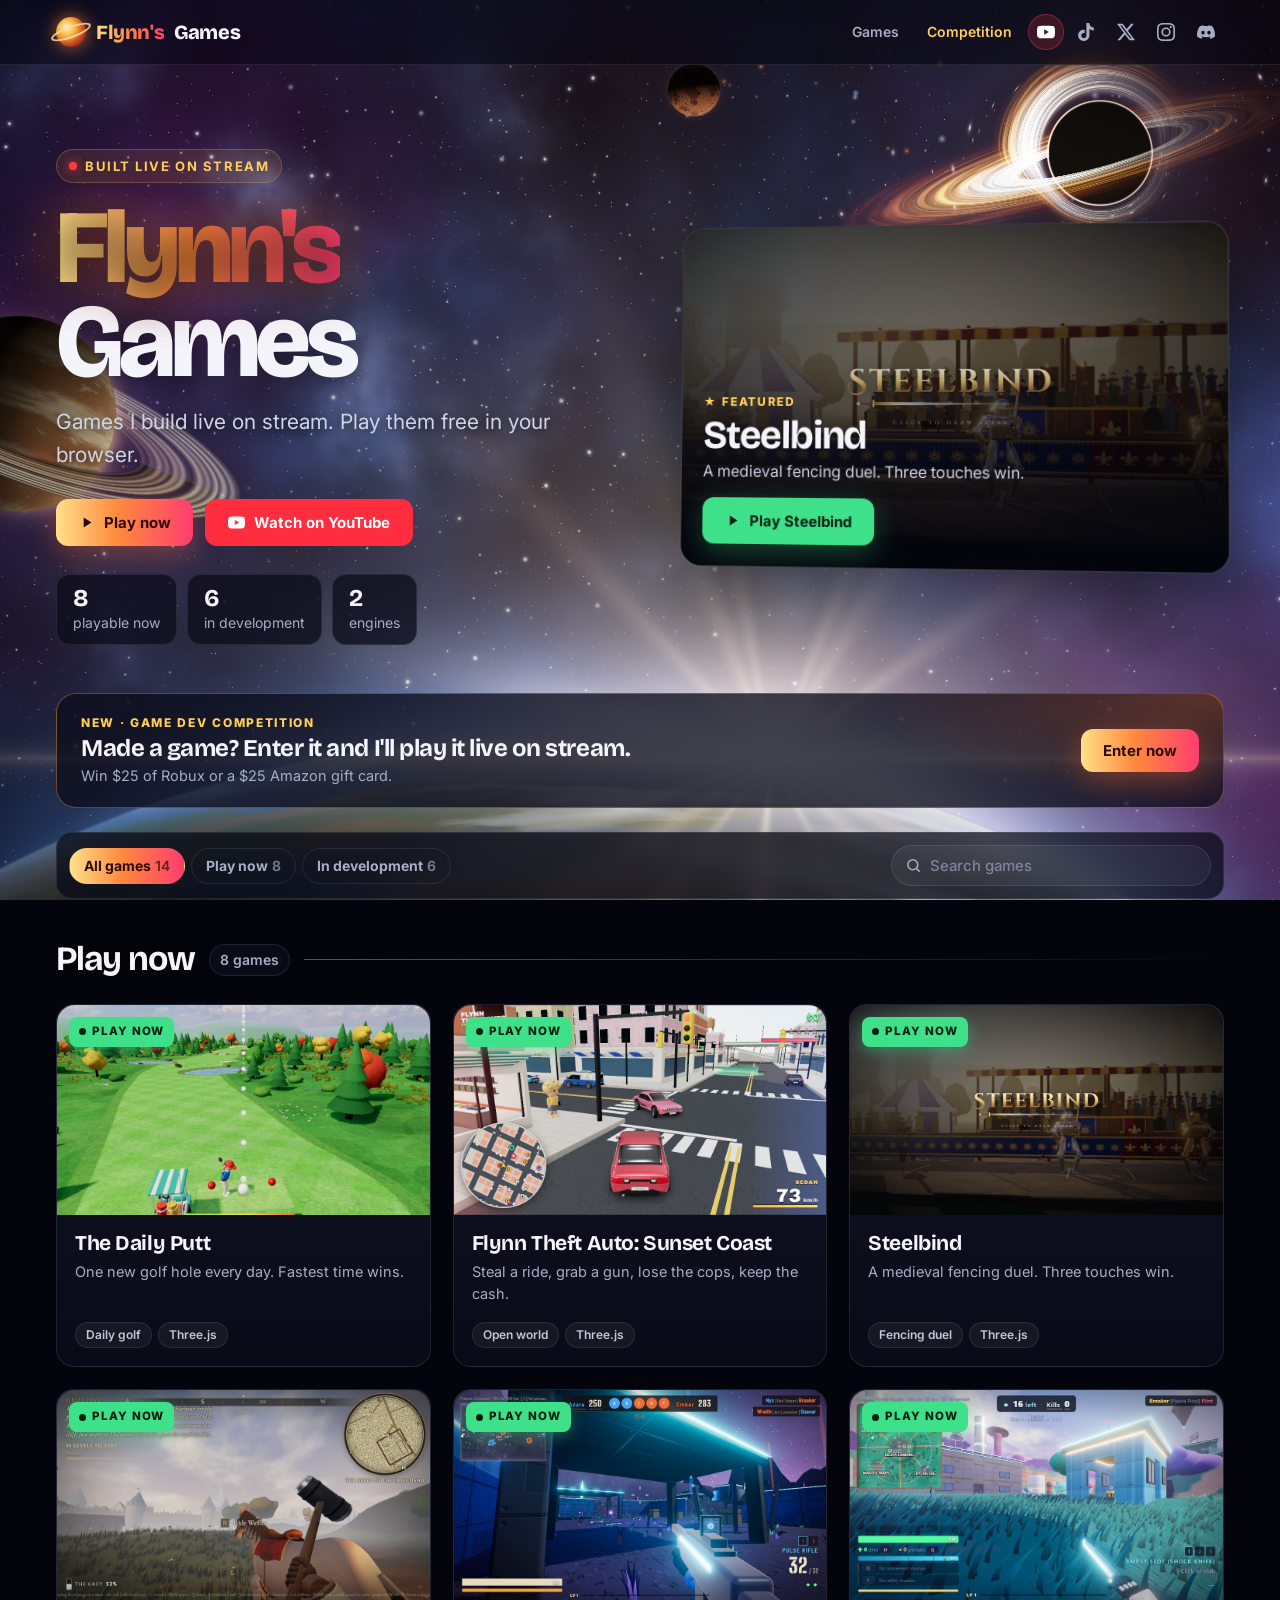
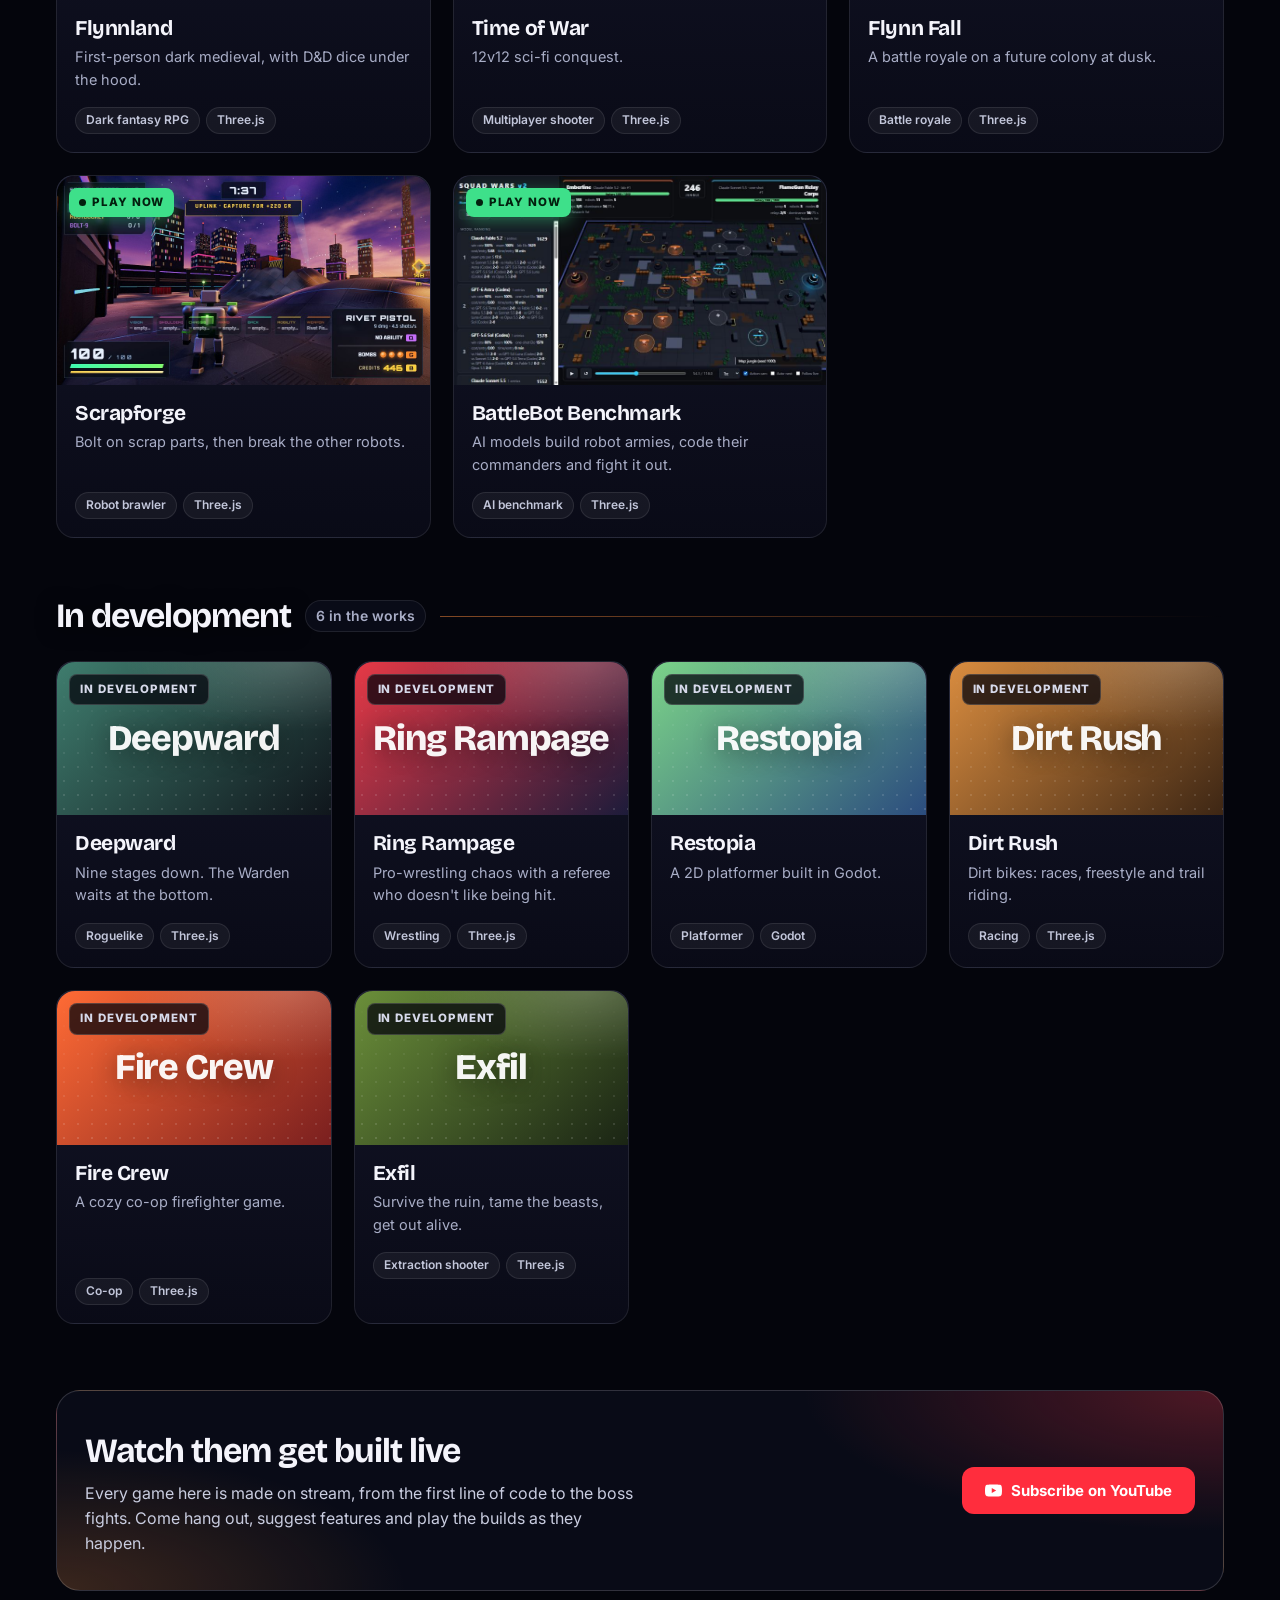
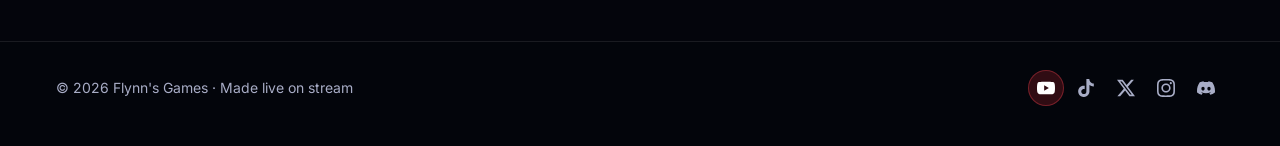
<file: index.html>
<!doctype html>
<html lang="en">
<head>
  <meta charset="utf-8">
  <meta name="viewport" content="width=device-width, initial-scale=1">
  <title>Flynn's Games</title>
  <meta name="description" content="Games Flynn builds live on stream. Play them free in your browser.">
  <meta name="theme-color" content="#04050c">
  <meta property="og:title" content="Flynn's Games">
  <meta property="og:description" content="Games I build live on stream. Play them free in your browser.">
  <meta property="og:image" content="https://financeflynn5-wq.github.io/img/steelbind.jpg">
  <link rel="icon" href="data:image/svg+xml,<svg xmlns='http://www.w3.org/2000/svg' viewBox='0 0 32 32'><defs><radialGradient id='g' cx='.35' cy='.35'><stop offset='0' stop-color='%23fff3c4'/><stop offset='.4' stop-color='%23ffb03a'/><stop offset='1' stop-color='%23ff3d2e'/></radialGradient></defs><circle cx='16' cy='16' r='12' fill='url(%23g)'/></svg>">
  <link rel="preconnect" href="https://fonts.googleapis.com">
  <link rel="preconnect" href="https://fonts.gstatic.com" crossorigin>
  <link href="https://fonts.googleapis.com/css2?family=Bricolage+Grotesque:opsz,wght@12..96,700;12..96,800&family=Inter:wght@400;500;600;700;800&display=swap" rel="stylesheet">
  <link rel="stylesheet" href="css/style.css?v=12">
</head>
<body data-page="home">
  <header class="topbar" id="topbar"></header>

  <section class="hero">
    <div class="wrap">
      <div class="reveal">
        <span class="eyebrow"><span class="dot"></span> Built live on stream</span>
        <h1><span class="glow">Flynn's</span><br>Games</h1>
        <p class="lead" id="site-tagline"></p>
        <div class="btn-row" id="hero-links">
          <a class="btn fire" href="#games">
            <svg viewBox="0 0 24 24" fill="currentColor" aria-hidden="true"><path d="M8 5v14l11-7z"/></svg>
            Play now
          </a>
        </div>
        <div class="stats" id="stats"></div>
      </div>
      <div class="reveal" id="featured"></div>
    </div>
  </section>

  <main class="wrap" id="games">
    <div class="toolbar" role="search">
      <div class="chips" id="chips"></div>
      <input class="search" id="search" type="search" placeholder="Search games" aria-label="Search games">
    </div>

    <section class="section" id="play">
      <div class="section-head"><h2>Play now</h2><span class="count" id="play-count"></span></div>
      <div class="grid" id="play-grid"></div>
    </section>

    <section class="section" id="dev">
      <div class="section-head"><h2>In development</h2><span class="count" id="dev-count"></span></div>
      <div class="grid small" id="dev-grid"></div>
    </section>

    <p class="empty" id="no-results" hidden>No games match that search.</p>

    <div id="live-band"></div>
  </main>

  <footer id="footer"></footer>

  <script src="js/space.js?v=12"></script>
  <script src="js/fire.js?v=12"></script>
  <script src="js/games.js?v=12"></script>
  <script src="js/main.js?v=12"></script>
</body>
</html>
</file>
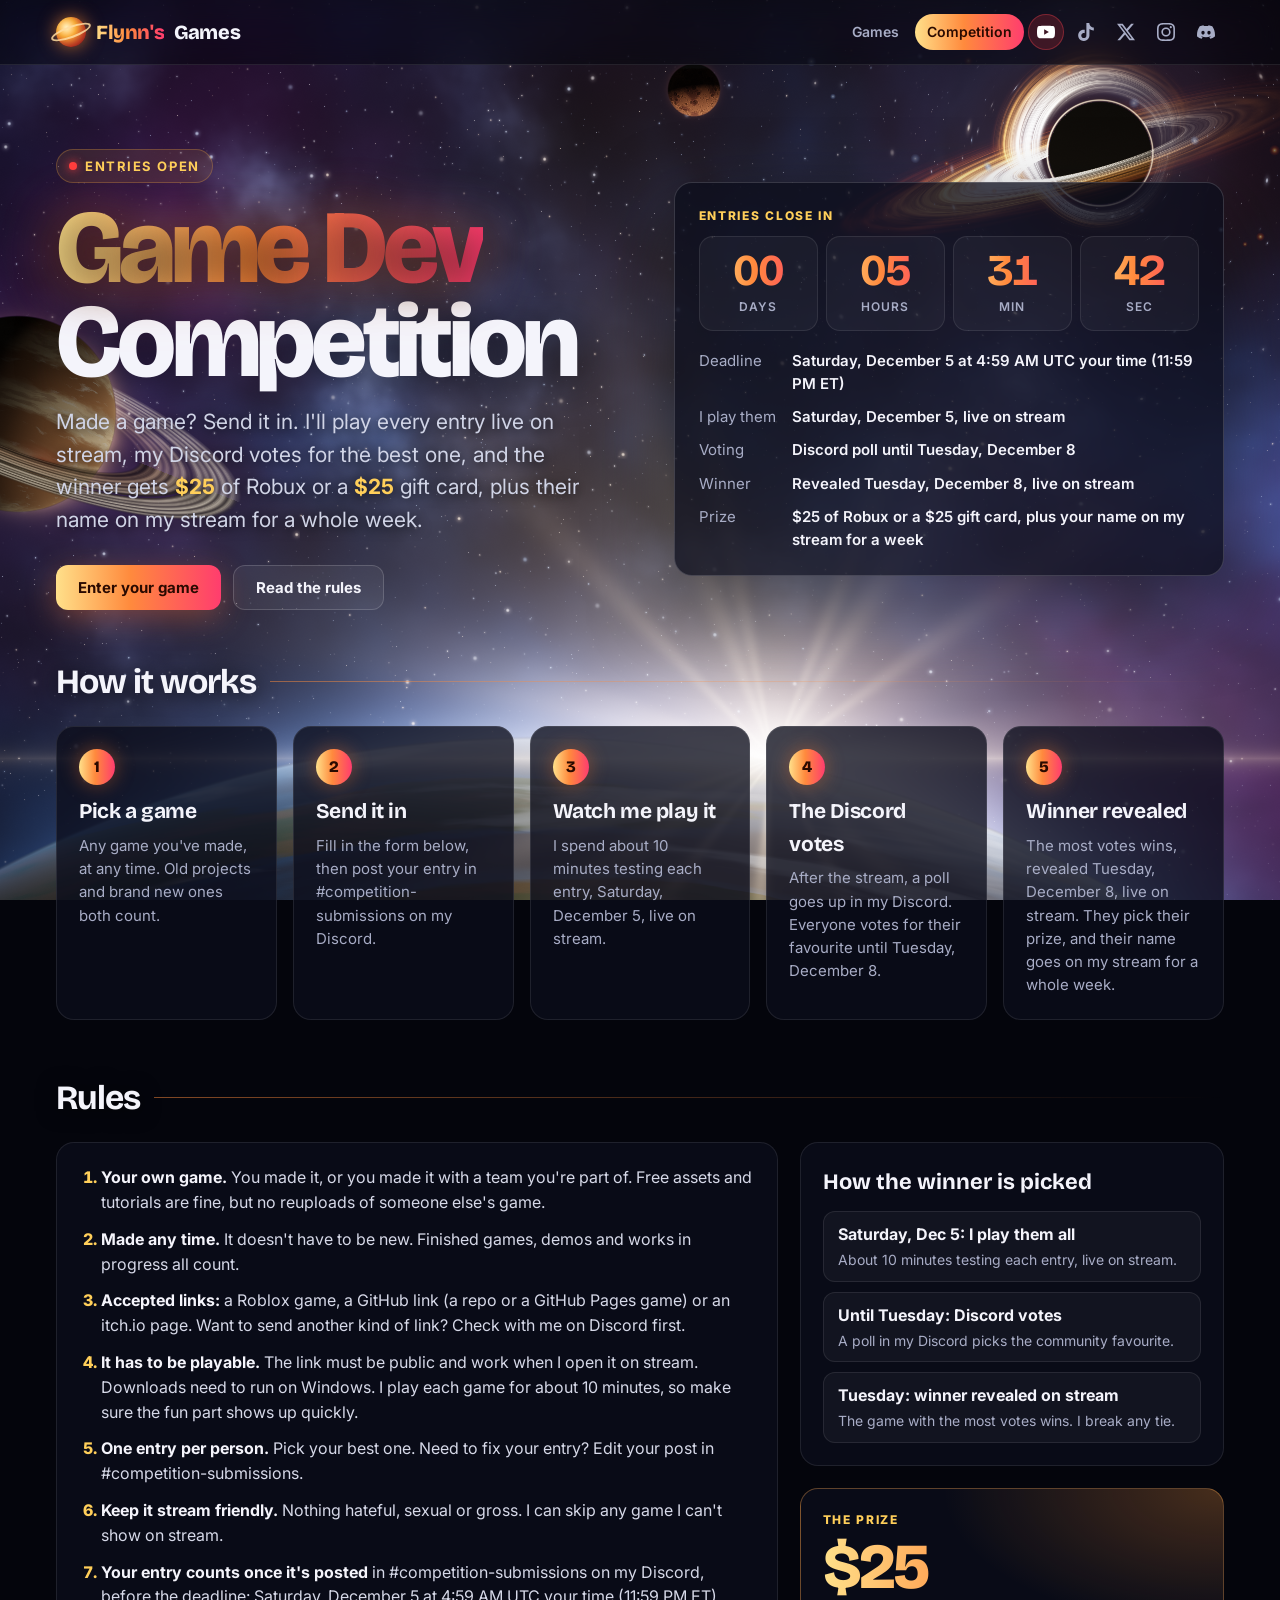
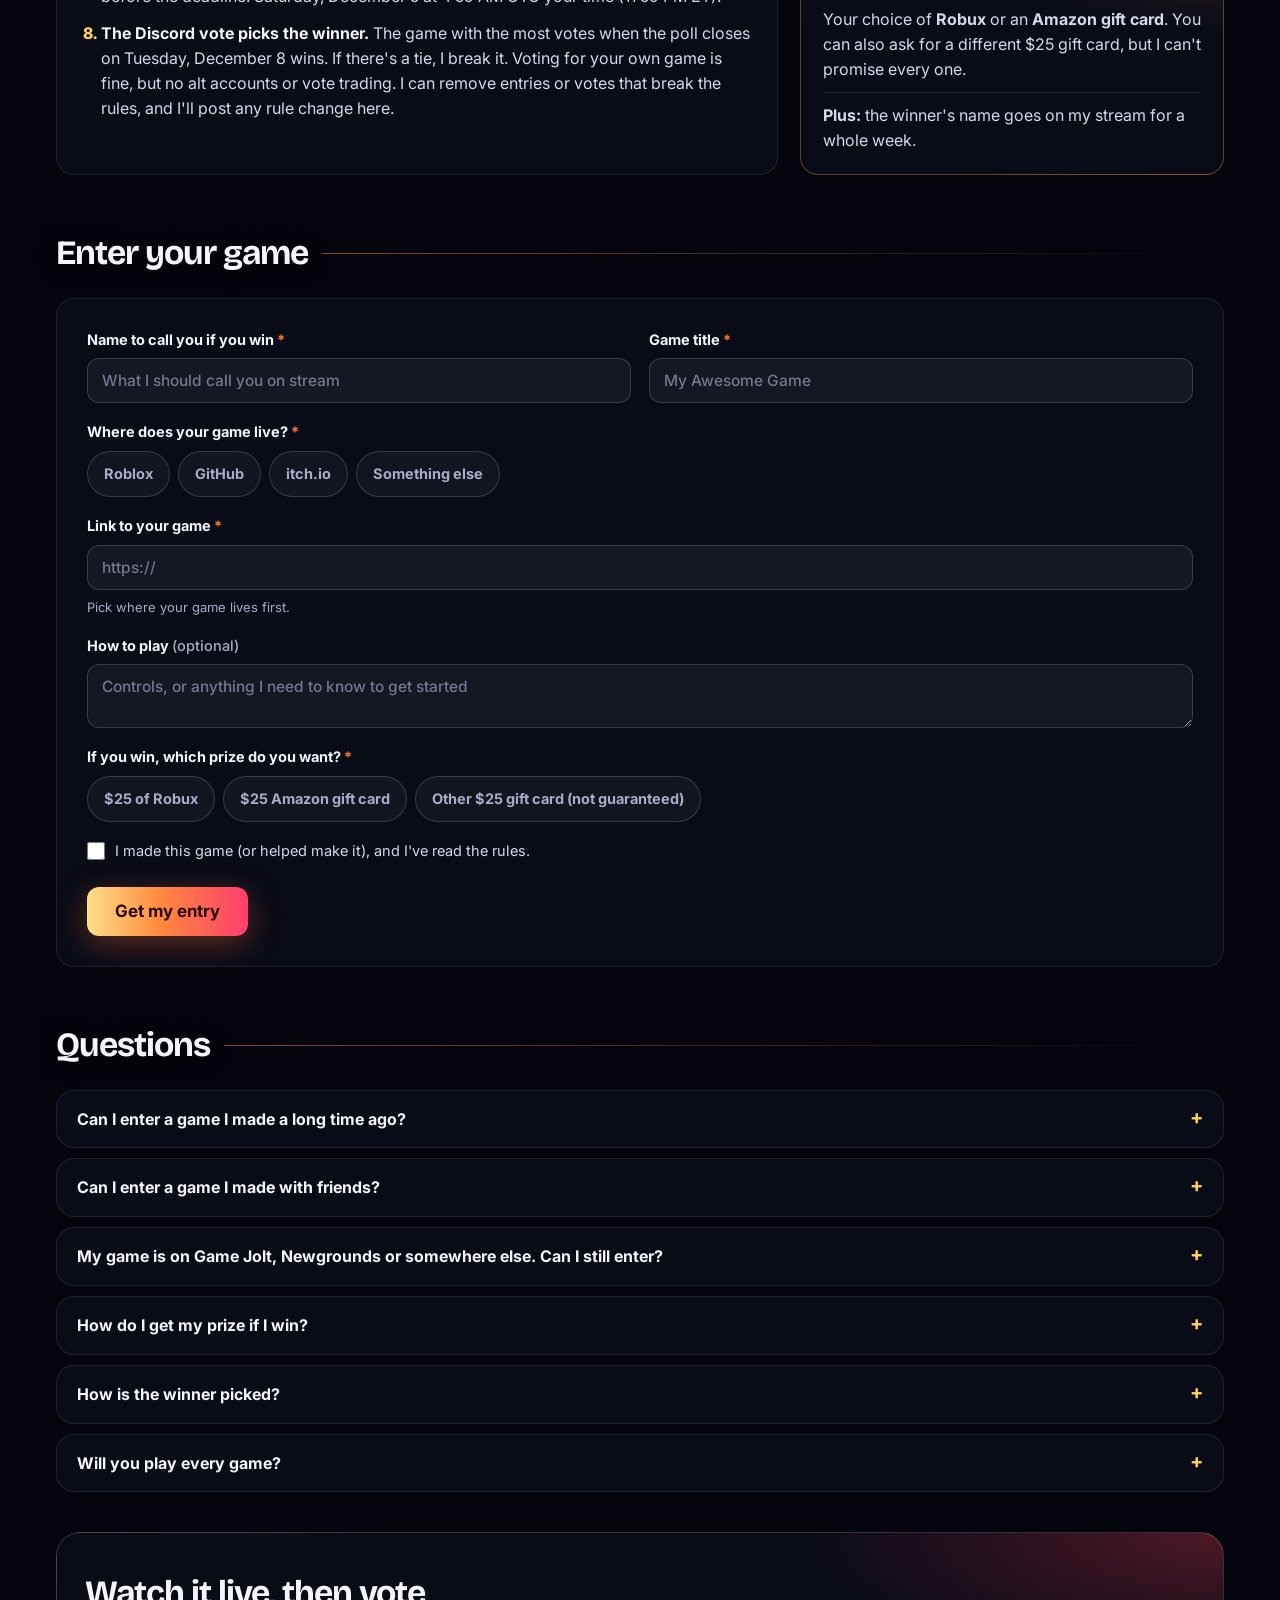
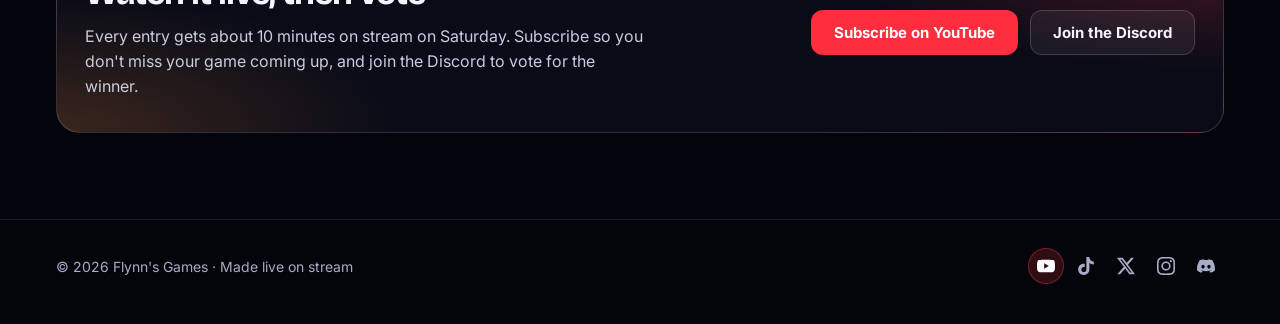
<file: competition.html>
<!doctype html>
<html lang="en">
<head>
  <meta charset="utf-8">
  <meta name="viewport" content="width=device-width, initial-scale=1">
  <title>Game Dev Competition · Flynn's Games</title>
  <meta name="description" content="Submit a game you made. Flynn plays every entry live on stream, and the winner gets $25 of Robux or a $25 Amazon gift card.">
  <meta name="theme-color" content="#04050c">
  <meta property="og:title" content="Flynn's Game Dev Competition">
  <meta property="og:description" content="Submit a game you made. Flynn plays every entry live on stream, and the winner gets $25 of Robux or a $25 Amazon gift card.">
  <meta property="og:image" content="https://financeflynn5-wq.github.io/img/steelbind.jpg">
  <link rel="icon" href="data:image/svg+xml,<svg xmlns='http://www.w3.org/2000/svg' viewBox='0 0 32 32'><defs><radialGradient id='g' cx='.35' cy='.35'><stop offset='0' stop-color='%23fff3c4'/><stop offset='.4' stop-color='%23ffb03a'/><stop offset='1' stop-color='%23ff3d2e'/></radialGradient></defs><circle cx='16' cy='16' r='12' fill='url(%23g)'/></svg>">
  <link rel="preconnect" href="https://fonts.googleapis.com">
  <link rel="preconnect" href="https://fonts.gstatic.com" crossorigin>
  <link href="https://fonts.googleapis.com/css2?family=Bricolage+Grotesque:opsz,wght@12..96,700;12..96,800&family=Inter:wght@400;500;600;700;800&display=swap" rel="stylesheet">
  <link rel="stylesheet" href="css/style.css?v=14">
</head>
<body data-page="competition">
  <header class="topbar" id="topbar"></header>

  <section class="hero comp-hero">
    <div class="wrap">
      <div class="reveal">
        <span class="eyebrow"><span class="dot"></span> Entries open</span>
        <h1><span class="glow">Game Dev</span><br>Competition</h1>
        <p class="lead">Made a game? Send it in. I'll play every entry live on stream, my Discord votes for the best one, and the winner gets <b data-c="prizeValue">$25</b> of Robux or a <b data-c="prizeValue">$25</b> gift card, plus their name on my stream for a whole week.</p>
        <div class="btn-row">
          <a class="btn fire" href="#enter">Enter your game</a>
          <a class="btn" href="#rules">Read the rules</a>
        </div>
      </div>
      <div class="reveal">
        <div class="panel comp-dates">
          <div class="label">Entries close in</div>
          <div class="countdown" id="countdown" aria-live="off"></div>
          <dl>
            <dt>Deadline</dt><dd data-c="deadlineLabel"></dd>
            <dt>I play them</dt><dd data-c="reviewLabel"></dd>
            <dt>Voting</dt><dd>Discord poll until Tuesday, December 8</dd>
            <dt>Winner</dt><dd>Revealed <span data-c="winnerLabel"></span></dd>
            <dt>Prize</dt><dd><span data-c="prizeValue">$25</span> of Robux or a <span data-c="prizeValue">$25</span> gift card, plus your name on my stream for a week</dd>
          </dl>
        </div>
      </div>
    </div>
  </section>

  <main class="wrap">
    <section class="section">
      <div class="section-head"><h2>How it works</h2></div>
      <ol class="steps">
        <li class="panel reveal"><span class="step-n">1</span><h3>Pick a game</h3><p>Any game you've made, at any time. Old projects and brand new ones both count.</p></li>
        <li class="panel reveal"><span class="step-n">2</span><h3>Send it in</h3><p>Fill in the form below, then post your entry in <span data-c="channel">#competition-submissions</span> on my Discord.</p></li>
        <li class="panel reveal"><span class="step-n">3</span><h3>Watch me play it</h3><p>I spend about 10 minutes testing each entry, <span data-c="reviewLabel"></span>.</p></li>
        <li class="panel reveal"><span class="step-n">4</span><h3>The Discord votes</h3><p>After the stream, a poll goes up in my Discord. Everyone votes for their favourite until Tuesday, December 8.</p></li>
        <li class="panel reveal"><span class="step-n">5</span><h3>Winner revealed</h3><p>The most votes wins, revealed <span data-c="winnerLabel"></span>. They pick their prize, and their name goes on my stream for a whole week.</p></li>
      </ol>
    </section>

    <section class="section" id="rules">
      <div class="section-head"><h2>Rules</h2></div>
      <div class="comp-grid">
        <div class="panel rules reveal">
          <ol>
            <li><b>Your own game.</b> You made it, or you made it with a team you're part of. Free assets and tutorials are fine, but no reuploads of someone else's game.</li>
            <li><b>Made any time.</b> It doesn't have to be new. Finished games, demos and works in progress all count.</li>
            <li><b>Accepted links:</b> a Roblox game, a GitHub link (a repo or a GitHub Pages game) or an itch.io page. Want to send another kind of link? Check with me on Discord first.</li>
            <li><b>It has to be playable.</b> The link must be public and work when I open it on stream. Downloads need to run on Windows. I play each game for about 10 minutes, so make sure the fun part shows up quickly.</li>
            <li><b>One entry per person.</b> Pick your best one. Need to fix your entry? Edit your post in <span data-c="channel">#competition-submissions</span>.</li>
            <li><b>Keep it stream friendly.</b> Nothing hateful, sexual or gross. I can skip any game I can't show on stream.</li>
            <li><b>Your entry counts once it's posted</b> in <span data-c="channel">#competition-submissions</span> on my Discord, before the deadline: <span data-c="deadlineLabel"></span>.</li>
            <li><b>The Discord vote picks the winner.</b> The game with the most votes when the poll closes on Tuesday, December 8 wins. If there's a tie, I break it. Voting for your own game is fine, but no alt accounts or vote trading. I can remove entries or votes that break the rules, and I'll post any rule change here.</li>
          </ol>
        </div>
        <div class="side reveal">
          <div class="panel">
            <h3>How the winner is picked</h3>
            <ul class="judge">
              <li><b>Saturday, Dec 5: I play them all</b><span>About 10 minutes testing each entry, live on stream.</span></li>
              <li><b>Until Tuesday: Discord votes</b><span>A poll in my Discord picks the community favourite.</span></li>
              <li><b>Tuesday: winner revealed on stream</b><span>The game with the most votes wins. I break any tie.</span></li>
            </ul>
          </div>
          <div class="panel prize-card">
            <div class="label">The prize</div>
            <div class="prize-big"><span data-c="prizeValue">$25</span></div>
            <p>Your choice of <b>Robux</b> or an <b>Amazon gift card</b>. You can also ask for a different $25 gift card, but I can't promise every one.</p>
            <p class="prize-plus"><b>Plus:</b> the winner's name goes on my stream for a whole week.</p>
          </div>
        </div>
      </div>
    </section>

    <section class="section" id="enter">
      <div class="section-head"><h2>Enter your game</h2></div>
      <div class="panel form-panel reveal">
        <form id="entry-form" novalidate>
          <div class="form-grid">
            <label class="field">
              <span>Name to call you if you win <i>*</i></span>
              <input name="name" required maxlength="60" autocomplete="nickname" placeholder="What I should call you on stream">
            </label>
            <label class="field">
              <span>Game title <i>*</i></span>
              <input name="gameTitle" required maxlength="80" placeholder="My Awesome Game">
            </label>

            <fieldset class="field wide">
              <legend>Where does your game live? <i>*</i></legend>
              <div class="seg">
                <label><input type="radio" name="linkType" value="roblox" required><span>Roblox</span></label>
                <label><input type="radio" name="linkType" value="github"><span>GitHub</span></label>
                <label><input type="radio" name="linkType" value="itch"><span>itch.io</span></label>
                <label><input type="radio" name="linkType" value="other"><span>Something else</span></label>
              </div>
            </fieldset>
            <div class="callout wide" id="other-note" hidden>
              Other links need my OK first. <a data-link="discord" target="_blank" rel="noopener">Message me on Discord</a> with your link before you submit.
              <label class="check"><input type="checkbox" name="otherOk"> <span>I've checked my link with Flynn</span></label>
            </div>
            <label class="field wide">
              <span>Link to your game <i>*</i></span>
              <input name="link" type="url" required maxlength="300" inputmode="url" placeholder="https://">
              <small id="link-hint"></small>
            </label>
            <label class="field wide">
              <span>How to play <em>(optional)</em></span>
              <textarea name="howToPlay" maxlength="300" rows="2" placeholder="Controls, or anything I need to know to get started"></textarea>
            </label>

            <fieldset class="field wide">
              <legend>If you win, which prize do you want? <i>*</i></legend>
              <div class="seg">
                <label><input type="radio" name="prize" value="robux" required><span><span data-c="prizeValue">$25</span> of Robux</span></label>
                <label><input type="radio" name="prize" value="amazon"><span><span data-c="prizeValue">$25</span> Amazon gift card</span></label>
                <label><input type="radio" name="prize" value="other"><span>Other <span data-c="prizeValue">$25</span> gift card (not guaranteed)</span></label>
              </div>
            </fieldset>
            <label class="field wide" id="other-prize" hidden>
              <span>Which gift card? <i>*</i></span>
              <input name="otherPrize" maxlength="60" placeholder="e.g. Steam, Xbox, PlayStation, Visa">
              <small>I'll try to get this one, but it's not guaranteed. If I can't, you can pick Robux or Amazon instead.</small>
            </label>

            <div class="wide checks">
              <label class="check"><input type="checkbox" name="rulesOk" required> <span>I made this game (or helped make it), and I've read the rules.</span></label>
            </div>
            <input class="trap" name="website" tabindex="-1" autocomplete="off" aria-hidden="true">
          </div>
          <div class="form-foot">
            <button class="btn fire" id="submit" type="submit">Get my entry</button>
            <p class="form-status" id="form-status" role="status"></p>
          </div>
        </form>
        <div class="entry-done" id="entry-done" hidden></div>
        <div class="entry-done" id="form-closed" hidden>
          <h3>Entries are closed</h3>
          <p>Thanks to everyone who entered! I play every entry <span data-c="reviewLabel"></span>, then the Discord votes, and the winner is revealed <span data-c="winnerLabel"></span>.</p>
          <div class="btn-row"><a class="btn yt" data-link="youtube" target="_blank" rel="noopener">Watch on YouTube</a></div>
        </div>
      </div>
    </section>

    <section class="section">
      <div class="section-head"><h2>Questions</h2></div>
      <div class="faq reveal">
        <details class="panel"><summary>Can I enter a game I made a long time ago?</summary><p>Yes. Any game you've worked on counts, no matter when you made it.</p></details>
        <details class="panel"><summary>Can I enter a game I made with friends?</summary><p>Yes, as long as you were part of the team. Pick one person to enter it, and that person gets the prize if it wins.</p></details>
        <details class="panel"><summary>My game is on Game Jolt, Newgrounds or somewhere else. Can I still enter?</summary><p>Probably. <a data-link="discord" target="_blank" rel="noopener">Message me on Discord</a> with the link first so I can make sure I can play it on stream.</p></details>
        <details class="panel"><summary>How do I get my prize if I win?</summary><p>I'll message you on Discord after the stream, and we'll sort out the easiest way to get your Robux or gift card to you. If you asked for a different gift card, I'll try to get that one, but if I can't, you can pick Robux or Amazon instead.</p></details>
        <details class="panel"><summary>How is the winner picked?</summary><p>After I play every entry on stream, I put up a poll in my Discord. Everyone in the server can vote until Tuesday, December 8, and I reveal the winner on stream that day. If there's a tie, I pick the winner from the tied games. <a data-link="discord" target="_blank" rel="noopener">Join the Discord</a> to vote.</p></details>
        <details class="panel"><summary>Will you play every game?</summary><p>Yes. I'll spend about 10 minutes testing every entry that follows the rules on Saturday's stream. Put your best stuff near the start and add tips in "How to play" so I see the good parts in that time.</p></details>
      </div>
      <div class="live-band reveal">
        <div>
          <h2>Watch it live, then vote</h2>
          <p>Every entry gets about 10 minutes on stream on Saturday. Subscribe so you don't miss your game coming up, and join the Discord to vote for the winner.</p>
        </div>
        <div class="btn-row">
          <a class="btn yt" data-link="youtube" target="_blank" rel="noopener">Subscribe on YouTube</a>
          <a class="btn" data-link="discord" target="_blank" rel="noopener">Join the Discord</a>
        </div>
      </div>
    </section>
  </main>

  <footer id="footer"></footer>

  <script src="js/space.js?v=14"></script>
  <script src="js/fire.js?v=14"></script>
  <script src="js/games.js?v=14"></script>
  <script src="js/main.js?v=14"></script>
  <script src="js/competition.js?v=14"></script>
</body>
</html>
</file>
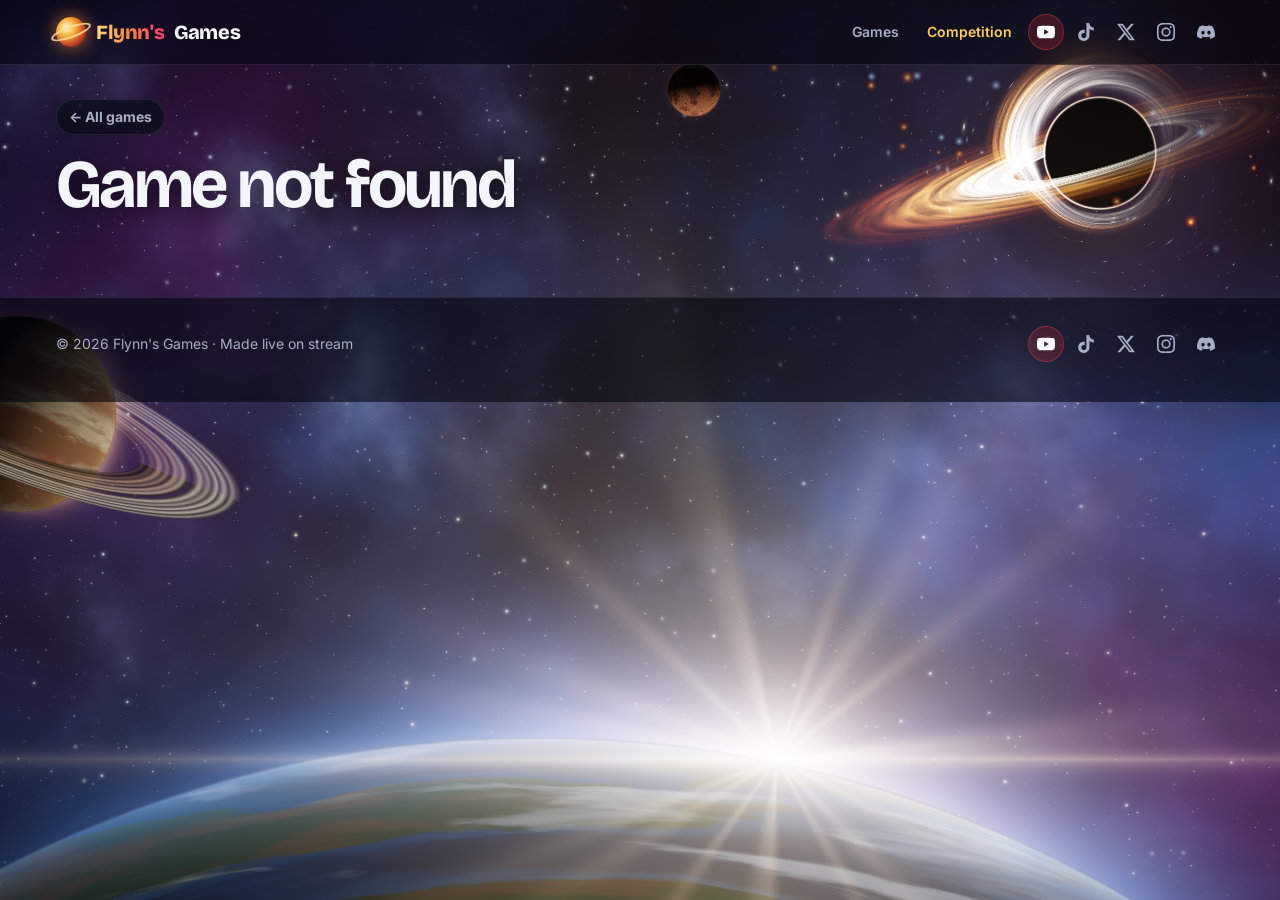
<file: game.html>
<!doctype html>
<html lang="en">
<head>
  <meta charset="utf-8">
  <meta name="viewport" content="width=device-width, initial-scale=1">
  <title>Flynn's Games</title>
  <meta name="theme-color" content="#04050c">
  <link rel="icon" href="data:image/svg+xml,<svg xmlns='http://www.w3.org/2000/svg' viewBox='0 0 32 32'><defs><radialGradient id='g' cx='.35' cy='.35'><stop offset='0' stop-color='%23fff3c4'/><stop offset='.4' stop-color='%23ffb03a'/><stop offset='1' stop-color='%23ff3d2e'/></radialGradient></defs><circle cx='16' cy='16' r='12' fill='url(%23g)'/></svg>">
  <link rel="preconnect" href="https://fonts.googleapis.com">
  <link rel="preconnect" href="https://fonts.gstatic.com" crossorigin>
  <link href="https://fonts.googleapis.com/css2?family=Bricolage+Grotesque:opsz,wght@12..96,700;12..96,800&family=Inter:wght@400;500;600;700;800&display=swap" rel="stylesheet">
  <link rel="stylesheet" href="css/style.css?v=12">
</head>
<body data-page="game">
  <header class="topbar" id="topbar"></header>
  <main class="wrap" id="game"></main>
  <footer id="footer"></footer>
  <script src="js/space.js?v=12"></script>
  <script src="js/fire.js?v=12"></script>
  <script src="js/games.js?v=12"></script>
  <script src="js/main.js?v=12"></script>
</body>
</html>
</file>
<file: css/style.css>
@property --spin {
  syntax: "<angle>";
  inherits: false;
  initial-value: 0deg;
}

:root {
  --bg: #04050c;
  --panel: rgba(12, 14, 28, 0.78);
  --panel-solid: #0e1020;
  --line: rgba(255, 255, 255, 0.09);
  --line-2: rgba(255, 255, 255, 0.16);
  --text: #f4f4fb;
  --muted: #a8adc6;
  --sun: #ffcf5a;
  --flame: #ff7a2f;
  --ember: #ff3d6e;
  --play: #3ee08a;
  --radius: 18px;
  --display: "Bricolage Grotesque", system-ui, sans-serif;
  --body: "Inter", system-ui, -apple-system, "Segoe UI", sans-serif;
  --fire-grad: linear-gradient(90deg, #ffe08a, #ff8a3d 45%, #ff3d6e);
}

* { box-sizing: border-box; }
html { -webkit-text-size-adjust: 100%; scroll-behavior: smooth; }
body {
  margin: 0;
  background: var(--bg);
  color: var(--text);
  font-family: var(--body);
  font-size: 16px;
  line-height: 1.55;
  overflow-x: hidden;
  min-height: 100vh;
}
a { color: inherit; }
img { max-width: 100%; display: block; }
::selection { background: var(--flame); color: #1a0800; }

/* ── Space layers ──────────────────────────── */
#space-bg, #space-fx {
  position: fixed; inset: 0; width: 100vw; height: 100vh; z-index: -2; pointer-events: none;
}
#space-fx { z-index: -1; }
#fire-fx { position: fixed; inset: 0; width: 100vw; height: 100vh; z-index: 15; pointer-events: none; }
.no-webgl body, html.no-webgl body {
  background:
    radial-gradient(900px 500px at 80% 10%, rgba(255, 120, 40, 0.18), transparent 60%),
    radial-gradient(900px 600px at 10% 30%, rgba(120, 40, 200, 0.22), transparent 60%),
    radial-gradient(1200px 500px at 50% 120%, rgba(60, 120, 255, 0.25), transparent 60%),
    var(--bg);
}

.wrap { width: 100%; max-width: 1200px; margin: 0 auto; padding: 0 16px; }

/* ── Top bar ───────────────────────────────── */
.topbar {
  position: sticky; top: 0; z-index: 30;
  background: rgba(5, 6, 14, 0.55);
  backdrop-filter: blur(14px) saturate(1.3);
  -webkit-backdrop-filter: blur(14px) saturate(1.3);
  border-bottom: 1px solid var(--line);
}
.topbar .wrap { display: flex; align-items: center; gap: 16px; height: 64px; }
.brand {
  display: inline-flex; align-items: center; gap: 10px;
  font-family: var(--display); font-weight: 800; font-size: 20px;
  text-decoration: none; letter-spacing: -0.02em; white-space: nowrap;
}
.brand .logo {
  width: 30px; height: 30px; border-radius: 50%;
  background: radial-gradient(circle at 35% 35%, #fff3c4, #ffb03a 35%, #ff4d2e 70%, #6a0f2a);
  box-shadow: 0 0 18px rgba(255, 140, 50, 0.7), inset -4px -4px 8px rgba(0, 0, 0, 0.35);
  position: relative;
}
.brand .logo::after {
  content: ""; position: absolute; inset: 9px -6px; border-radius: 50%;
  border: 2px solid rgba(255, 220, 160, 0.85); transform: rotate(-20deg);
}
.brand span { background: var(--fire-grad); -webkit-background-clip: text; background-clip: text; color: transparent; }
.nav-links { margin-left: auto; display: flex; gap: 4px; flex-wrap: wrap; justify-content: flex-end; }
.nav-links a {
  text-decoration: none; color: var(--muted); font-size: 14px; font-weight: 600;
  padding: 7px 12px; border-radius: 999px; transition: color 0.15s, background 0.15s;
}
.nav-links a:hover { color: var(--text); background: rgba(255, 255, 255, 0.07); }
.nav-links a.yt { color: #fff; background: rgba(255, 50, 60, 0.18); border: 1px solid rgba(255, 70, 80, 0.35); }
.nav-links a.yt:hover { background: rgba(255, 50, 60, 0.32); }
.nav-links a.social { display: inline-flex; align-items: center; justify-content: center; width: 36px; height: 36px; padding: 0; }
.nav-links a.social svg { width: 18px; height: 18px; display: block; }
.nav-links a.s-youtube:hover { color: #ff3d4d; }
.nav-links a.s-tiktok:hover { color: #25f4ee; }
.nav-links a.s-x:hover { color: #fff; }
.nav-links a.s-instagram:hover { color: #ff5fa2; }
.nav-links a.s-discord:hover { color: #7b87ff; }
.nav-links a.s-twitch:hover { color: #a970ff; }
.nav-links a.s-itch:hover { color: #ff5c5c; }
.nav-links a.social:focus-visible { outline: 2px solid #ffb03a; outline-offset: 2px; }

/* ── Buttons ───────────────────────────────── */
.btn {
  display: inline-flex; align-items: center; gap: 9px;
  font: 700 15px/1 var(--body); text-decoration: none; cursor: pointer;
  padding: 14px 22px; border-radius: 12px; border: 1px solid var(--line-2);
  background: rgba(255, 255, 255, 0.06); color: var(--text);
  transition: transform 0.15s ease, background 0.15s ease, box-shadow 0.2s ease;
}
.btn:hover { transform: translateY(-2px); background: rgba(255, 255, 255, 0.12); }
.btn:focus-visible, .card:focus-visible, .chip:focus-visible, .search:focus-visible { outline: 2px solid var(--sun); outline-offset: 3px; }
.btn.fire {
  border: 0; color: #2a0a00;
  background: var(--fire-grad);
  box-shadow: 0 8px 30px rgba(255, 110, 40, 0.35);
}
.btn.fire:hover { box-shadow: 0 10px 40px rgba(255, 110, 40, 0.6); background: var(--fire-grad); }
.btn.play { background: var(--play); color: #03200f; border-color: transparent; box-shadow: 0 8px 30px rgba(62, 224, 138, 0.3); }
.btn.play:hover { background: #5cf0a0; }
.btn.yt { background: #ff2d3d; border-color: transparent; color: #fff; }
.btn.yt:hover { background: #ff4b58; }
.btn svg { width: 17px; height: 17px; flex: none; }

/* ── Hero ──────────────────────────────────── */
.hero { padding: 84px 0 40px; }
.hero .wrap { display: grid; gap: 40px; align-items: center; grid-template-columns: minmax(0, 1fr); }
.hero .wrap > * { min-width: 0; }
@media (min-width: 960px) { .hero .wrap { grid-template-columns: minmax(0, 1.05fr) minmax(0, 1fr); } }
.eyebrow {
  display: inline-flex; align-items: center; gap: 8px;
  font-size: 13px; font-weight: 700; letter-spacing: 0.12em; text-transform: uppercase; color: var(--sun);
  padding: 6px 12px; border-radius: 999px; background: rgba(255, 180, 60, 0.1); border: 1px solid rgba(255, 180, 60, 0.25);
}
.eyebrow .dot { width: 8px; height: 8px; border-radius: 50%; background: #ff3d3d; box-shadow: 0 0 10px #ff3d3d; animation: pulse 1.6s infinite; }
@keyframes pulse { 50% { opacity: 0.35; } }
.hero h1 {
  font-family: var(--display); font-weight: 800;
  font-size: clamp(46px, 9vw, 104px); line-height: 0.9; letter-spacing: -0.045em;
  margin: 18px 0 18px; text-shadow: 0 6px 40px rgba(0, 0, 0, 0.6);
}
.hero h1 .glow {
  background: var(--fire-grad); -webkit-background-clip: text; background-clip: text; color: transparent;
  filter: drop-shadow(0 0 24px rgba(255, 120, 50, 0.45));
}
.hero p.lead { font-size: clamp(17px, 2.2vw, 21px); color: #d0d4e6; max-width: 540px; margin: 0 0 28px; text-shadow: 0 2px 12px rgba(0, 0, 0, 0.8); }
.btn-row { display: flex; gap: 12px; flex-wrap: wrap; }
.stats { display: flex; gap: 10px; flex-wrap: wrap; margin-top: 28px; }
.stat {
  padding: 10px 16px; border-radius: 14px; background: var(--panel); border: 1px solid var(--line);
  font-size: 14px; color: var(--muted); flex: 0 1 auto; min-width: 0;
}
@media (max-width: 560px) { .stat { flex: 1 1 0; padding: 10px 12px; font-size: 13px; } }
.stat b { display: block; font-family: var(--display); font-size: 24px; color: var(--text); line-height: 1.1; }

/* Featured game */
.featured {
  position: relative; display: block; text-decoration: none;
  border-radius: 22px; overflow: hidden; background: var(--panel-solid);
  border: 1px solid var(--line-2);
  box-shadow: 0 30px 80px rgba(0, 0, 0, 0.6), 0 0 0 1px rgba(255, 160, 80, 0.08);
  transform: perspective(1200px) rotateY(-6deg) rotateX(2deg);
  transition: transform 0.4s ease;
}
.featured:hover { transform: perspective(1200px) rotateY(0) rotateX(0) translateY(-4px); }
.featured .cover { aspect-ratio: 16 / 10; }
.featured .cover::after { content: ""; position: absolute; inset: 0; background: linear-gradient(to top, rgba(4, 5, 12, 0.95) 5%, rgba(4, 5, 12, 0.2) 55%, transparent); }
.featured .info { position: absolute; left: 0; right: 0; bottom: 0; padding: 22px; z-index: 2; }
.featured .label { font-size: 12px; font-weight: 800; letter-spacing: 0.14em; text-transform: uppercase; color: var(--sun); }
.featured h2 { font-family: var(--display); font-size: clamp(28px, 4vw, 40px); margin: 4px 0 4px; letter-spacing: -0.03em; line-height: 1; }
.featured p { margin: 0 0 14px; color: #cdd1e4; }
@media (max-width: 959px) { .featured { transform: none; } }

/* ── Toolbar: filters + search ─────────────── */
.toolbar {
  position: sticky; top: 64px; z-index: 20;
  display: flex; gap: 10px; flex-wrap: wrap; align-items: center;
  padding: 12px; margin: 24px 0 8px; border-radius: 16px;
  background: rgba(8, 9, 20, 0.72); border: 1px solid var(--line);
  backdrop-filter: blur(12px); -webkit-backdrop-filter: blur(12px);
}
.chips { display: flex; gap: 6px; flex-wrap: wrap; }
.chip {
  font: 700 14px/1 var(--body); color: var(--muted); cursor: pointer;
  padding: 10px 14px; border-radius: 999px; border: 1px solid var(--line); background: transparent;
  transition: all 0.15s;
}
.chip:hover { color: var(--text); border-color: var(--line-2); }
.chip[aria-pressed="true"] { color: #2a0a00; background: var(--fire-grad); border-color: transparent; }
.chip .n { opacity: 0.7; margin-left: 4px; font-weight: 600; }
.search {
  margin-left: auto; flex: 1 1 200px; max-width: 320px;
  font: 500 15px var(--body); color: var(--text);
  padding: 10px 14px 10px 38px; border-radius: 999px; border: 1px solid var(--line); outline: none;
  background: rgba(255, 255, 255, 0.05) url("data:image/svg+xml,%3Csvg xmlns='http://www.w3.org/2000/svg' viewBox='0 0 24 24' fill='none' stroke='%23a8adc6' stroke-width='2.2' stroke-linecap='round'%3E%3Ccircle cx='11' cy='11' r='7'/%3E%3Cpath d='m20 20-3.5-3.5'/%3E%3C/svg%3E") no-repeat 13px center / 17px;
}
.search::placeholder { color: #7f849c; }
@media (max-width: 560px) { .search { max-width: none; margin-left: 0; } .toolbar { top: 64px; } }

/* ── Sections ──────────────────────────────── */
.section { padding: 26px 0; }
.section[hidden] { display: none; }
.section-head { display: flex; align-items: center; gap: 14px; margin-bottom: 18px; flex-wrap: wrap; }
.section-head h2 { font-family: var(--display); font-size: clamp(26px, 3.5vw, 34px); letter-spacing: -0.03em; margin: 0; text-shadow: 0 2px 20px rgba(0, 0, 0, 0.7); }
.section-head .count { color: var(--muted); font-size: 14px; font-weight: 600; padding: 4px 10px; border-radius: 999px; background: var(--panel); border: 1px solid var(--line); }
.section-head::after { content: ""; flex: 1; height: 1px; background: linear-gradient(90deg, rgba(255, 140, 60, 0.5), transparent); }

.grid { display: grid; gap: 22px; grid-template-columns: repeat(auto-fill, minmax(min(100%, 320px), 1fr)); }
.grid.small { grid-template-columns: repeat(auto-fill, minmax(min(100%, 250px), 1fr)); }
.empty { color: var(--muted); padding: 30px 0; text-align: center; }

/* ── Game card ─────────────────────────────── */
.card {
  position: relative; isolation: isolate;
  display: flex; flex-direction: column;
  background: linear-gradient(180deg, rgba(20, 22, 42, 0.92), rgba(10, 11, 24, 0.95));
  border: 1px solid var(--line); border-radius: var(--radius);
  text-decoration: none;
  transition: transform 0.25s cubic-bezier(.2, .8, .2, 1), box-shadow 0.25s ease, border-color 0.25s ease;
}
/* Burning border: a spinning fire gradient, masked to a 2px ring */
.card::before {
  content: ""; position: absolute; inset: -2px; z-index: -1; border-radius: calc(var(--radius) + 2px);
  padding: 2px;
  background: conic-gradient(from var(--spin), #ff3d00, #ffb300, #fff1a8, #ff7a00, #ff2d55, #ff9f1a, #ff3d00);
  -webkit-mask: linear-gradient(#000 0 0) content-box, linear-gradient(#000 0 0);
  -webkit-mask-composite: xor; mask-composite: exclude;
  opacity: 0; transition: opacity 0.25s ease;
  animation: spin 2.4s linear infinite paused;
}
.card::after {
  content: ""; position: absolute; inset: 0; z-index: -2; border-radius: inherit;
  box-shadow: 0 0 0 rgba(255, 100, 30, 0);
  transition: box-shadow 0.3s ease;
}
@keyframes spin { to { --spin: 360deg; } }
@keyframes flicker {
  0%, 100% { box-shadow: 0 0 22px 2px rgba(255, 110, 30, 0.55), 0 0 60px 6px rgba(255, 60, 20, 0.25); }
  30% { box-shadow: 0 0 30px 4px rgba(255, 150, 40, 0.65), 0 0 80px 10px rgba(255, 70, 20, 0.3); }
  60% { box-shadow: 0 0 18px 1px rgba(255, 90, 20, 0.5), 0 0 50px 4px rgba(255, 50, 20, 0.2); }
}
.card:hover, .card.is-burning, .card:focus-visible { transform: translateY(-6px); border-color: transparent; }
.card:hover::before, .card.is-burning::before, .card:focus-visible::before { opacity: 1; animation-play-state: running; }
.card:hover::after, .card.is-burning::after, .card:focus-visible::after { animation: flicker 0.9s ease-in-out infinite; }

.card .cover { border-radius: var(--radius) var(--radius) 0 0; }
.card .cover img { transition: transform 0.5s ease, filter 0.3s ease; }
.card:hover .cover img, .card.is-burning .cover img { transform: scale(1.07); filter: saturate(1.2) brightness(1.08); }
.card .body { padding: 16px 18px 18px; display: flex; flex-direction: column; gap: 6px; flex: 1; }
.card h3 { font-family: var(--display); font-size: 21px; margin: 0; letter-spacing: -0.02em; line-height: 1.15; }
.card p { margin: 0; color: var(--muted); font-size: 14.5px; }
.card .meta { margin-top: auto; padding-top: 10px; display: flex; gap: 6px; flex-wrap: wrap; align-items: center; }
.card .go {
  margin-left: auto; font-size: 13px; font-weight: 800; color: var(--sun);
  opacity: 0; transform: translateX(-6px); transition: all 0.2s ease;
}
.card:hover .go, .card.is-burning .go { opacity: 1; transform: none; }

/* Play bubble over the cover */
.cover .bubble {
  position: absolute; left: 50%; top: 50%; z-index: 3;
  width: 64px; height: 64px; margin: -32px 0 0 -32px; border-radius: 50%;
  display: grid; place-items: center;
  background: var(--fire-grad); color: #2a0a00;
  box-shadow: 0 0 0 8px rgba(255, 140, 60, 0.18), 0 10px 30px rgba(0, 0, 0, 0.5);
  opacity: 0; transform: scale(0.6); transition: all 0.25s cubic-bezier(.2, .8, .2, 1.3);
}
.cover .bubble svg { width: 26px; height: 26px; margin-left: 3px; }
.card:hover .bubble, .card.is-burning .bubble { opacity: 1; transform: scale(1); }
.cover .soon {
  position: absolute; left: 50%; top: 50%; z-index: 3; transform: translate(-50%, -30%);
  font-size: 13px; font-weight: 800; letter-spacing: 0.1em; text-transform: uppercase;
  padding: 8px 14px; border-radius: 999px; background: rgba(4, 5, 12, 0.8); border: 1px solid rgba(255, 180, 80, 0.5); color: var(--sun);
  opacity: 0; transition: all 0.25s ease; white-space: nowrap;
}
.card:hover .soon { opacity: 1; transform: translate(-50%, -50%); }
.card:hover .title-art { filter: blur(3px) brightness(0.6); }

.tag {
  font-size: 12px; font-weight: 600; color: #c2c6da;
  background: rgba(255, 255, 255, 0.05); border: 1px solid var(--line); border-radius: 999px; padding: 3px 10px;
}
.badge {
  position: absolute; top: 12px; left: 12px; z-index: 3;
  font-size: 11.5px; font-weight: 800; letter-spacing: 0.08em; text-transform: uppercase;
  padding: 6px 10px; border-radius: 8px; display: inline-flex; align-items: center; gap: 6px;
}
.badge.live { background: var(--play); color: #03200f; box-shadow: 0 4px 16px rgba(62, 224, 138, 0.4); }
.badge.live::before { content: ""; width: 7px; height: 7px; border-radius: 50%; background: #03200f; }
.badge.dev { background: rgba(4, 5, 12, 0.75); color: #d6d9ea; border: 1px solid var(--line-2); backdrop-filter: blur(6px); }

/* Cover: a screenshot, or a generated title card */
.cover {
  position: relative; aspect-ratio: 16 / 9; overflow: hidden;
  background:
    radial-gradient(120% 90% at 85% 0%, rgba(255, 255, 255, 0.18), transparent 50%),
    linear-gradient(135deg, var(--c1, #333), var(--c2, #111));
}
.cover img { width: 100%; height: 100%; object-fit: cover; }
.cover .title-art {
  position: absolute; inset: 0; display: grid; place-items: center; padding: 16px;
  font-family: var(--display); font-weight: 800; text-align: center;
  font-size: clamp(26px, 4vw, 36px); line-height: 1; letter-spacing: -0.03em;
  color: rgba(255, 255, 255, 0.95); text-shadow: 0 4px 24px rgba(0, 0, 0, 0.45);
  transition: filter 0.3s ease;
}
.cover .title-art::before {
  content: ""; position: absolute; inset: 0;
  background-image: radial-gradient(rgba(255, 255, 255, 0.14) 1px, transparent 1px);
  background-size: 14px 14px;
  -webkit-mask-image: linear-gradient(to bottom, transparent, #000); mask-image: linear-gradient(to bottom, transparent, #000);
}

/* ── Live banner ───────────────────────────── */
.live-band {
  position: relative; overflow: hidden; margin: 40px 0 10px; padding: 34px 28px; border-radius: 24px;
  background:
    radial-gradient(600px 200px at 100% 0%, rgba(255, 60, 70, 0.28), transparent 70%),
    radial-gradient(500px 200px at 0% 100%, rgba(255, 150, 50, 0.2), transparent 70%),
    var(--panel);
  border: 1px solid var(--line-2);
  display: flex; gap: 20px; align-items: center; justify-content: space-between; flex-wrap: wrap;
}
.live-band h2 { font-family: var(--display); font-size: clamp(24px, 3.5vw, 34px); margin: 0 0 4px; letter-spacing: -0.03em; }
.live-band p { margin: 0; color: #c9cde0; max-width: 560px; }

/* ── Game page ─────────────────────────────── */
.game-head { padding: 34px 0 20px; }
.back { display: inline-flex; gap: 6px; color: var(--muted); text-decoration: none; font-size: 14px; font-weight: 700; padding: 6px 12px; border-radius: 999px; background: var(--panel); border: 1px solid var(--line); }
.back:hover { color: var(--text); }
.game-head h1 {
  font-family: var(--display); font-size: clamp(36px, 7vw, 68px); line-height: 0.95;
  letter-spacing: -0.04em; margin: 18px 0 10px; text-shadow: 0 4px 30px rgba(0, 0, 0, 0.7);
}
.game-head .tagline { color: #cdd1e4; font-size: 19px; margin: 0; text-shadow: 0 2px 12px rgba(0, 0, 0, 0.8); }
.game-head .meta { display: flex; gap: 8px; flex-wrap: wrap; margin-top: 14px; }

.player {
  position: relative; aspect-ratio: 16 / 9; width: 100%;
  border-radius: 22px; overflow: hidden; border: 1px solid var(--line-2);
  background: #000; box-shadow: 0 30px 90px rgba(0, 0, 0, 0.65);
}
.player.fire-hover:hover { box-shadow: 0 0 40px rgba(255, 110, 30, 0.45), 0 30px 90px rgba(0, 0, 0, 0.65); }
.player .cover { position: absolute; inset: 0; aspect-ratio: auto; }
.player .cover img { filter: blur(4px) brightness(0.8); transform: scale(1.04); }
.player .cover::after { content: ""; position: absolute; inset: 0; background: radial-gradient(circle at 50% 50%, rgba(0, 0, 0, 0.35), rgba(0, 0, 0, 0.75)); }
.player .start {
  position: absolute; inset: 0; z-index: 4; display: grid; place-items: center; align-content: center; gap: 12px;
  text-align: center; padding: 16px;
}
.player .start .btn { font-size: 19px; padding: 18px 32px; border-radius: 14px; }
.player .start small { color: #e6e8f2; text-shadow: 0 1px 6px #000; }
.player iframe { position: absolute; inset: 0; width: 100%; height: 100%; border: 0; }
.player-bar { display: flex; gap: 10px; flex-wrap: wrap; margin-top: 14px; }

.game-body { display: grid; gap: 22px; grid-template-columns: minmax(0, 1fr); padding: 26px 0 8px; }
@media (min-width: 860px) { .game-body { grid-template-columns: minmax(0, 2fr) minmax(0, 1fr); } }
.panel { background: var(--panel); border: 1px solid var(--line); border-radius: var(--radius); padding: 22px; }
.game-body h2 { font-family: var(--display); font-size: 22px; margin: 0 0 10px; }
.game-body p { margin: 0 0 12px; color: #d6d9e8; }
.facts dl { margin: 0; display: grid; grid-template-columns: auto 1fr; gap: 10px 16px; font-size: 14.5px; }
.facts dt { color: var(--muted); }
.facts dd { margin: 0; font-weight: 600; }
.note { color: var(--sun); font-size: 14px; }

.more { padding: 30px 0 0; }

/* ── Footer ────────────────────────────────── */
footer { border-top: 1px solid var(--line); margin-top: 50px; padding: 28px 0 40px; color: var(--muted); font-size: 14px; background: rgba(4, 5, 12, 0.6); }
footer .wrap { display: flex; gap: 12px; flex-wrap: wrap; align-items: center; justify-content: space-between; }

/* ── Entrance animation ────────────────────── */
.reveal { opacity: 0; transform: translateY(18px); transition: opacity 0.6s ease, transform 0.6s cubic-bezier(.2, .8, .2, 1); }
.reveal.in { opacity: 1; transform: none; }

@media (max-width: 560px) {
  .hero { padding: 48px 0 20px; }
  .topbar .nav-links a.hide-sm { display: none; }
  .topbar .wrap { gap: 10px; }
  .topbar .nav-links { flex-wrap: nowrap; gap: 0; }
  .nav-links a.social { width: 32px; height: 32px; }
  .live-band { padding: 24px 18px; }
}
@media (prefers-reduced-motion: reduce) {
  html { scroll-behavior: auto; }
  .card, .btn, .featured, .cover img, .reveal { transition: none; }
  .reveal { opacity: 1; transform: none; }
  .card:hover::before { animation: none; }
  .card:hover::after { animation: none; box-shadow: 0 0 24px rgba(255, 110, 30, 0.5); }
}

/* ── Competition ───────────────────────────── */
.nav-links a.comp-link { color: var(--sun); }
.nav-links a.comp-link:hover, .nav-links a.comp-link.on { color: #2a0a00; background: var(--fire-grad); }
.label { font-size: 12px; font-weight: 800; letter-spacing: 0.14em; text-transform: uppercase; color: var(--sun); }

.comp-teaser {
  display: grid; grid-template-columns: 1fr auto; gap: 2px 20px; align-items: center;
  margin: 8px 0 0; padding: 20px 24px; border-radius: 20px; text-decoration: none;
  background:
    radial-gradient(500px 160px at 100% 0%, rgba(255, 120, 40, 0.28), transparent 70%),
    var(--panel);
  border: 1px solid rgba(255, 160, 80, 0.35);
  transition: border-color 0.2s, box-shadow 0.2s;
}
.comp-teaser:hover { border-color: rgba(255, 170, 80, 0.7); box-shadow: 0 0 40px rgba(255, 110, 30, 0.25); }
.comp-teaser b { font-family: var(--display); font-size: clamp(19px, 2.4vw, 24px); letter-spacing: -0.02em; line-height: 1.2; }
.comp-teaser .sub { color: var(--muted); font-size: 14.5px; }
.comp-teaser .btn { grid-column: 2; grid-row: 1 / 4; }
@media (max-width: 640px) {
  .comp-teaser { grid-template-columns: 1fr; }
  .comp-teaser .btn { grid-column: 1; grid-row: auto; justify-self: start; margin-top: 12px; }
}

.comp-hero { padding-bottom: 20px; }
.comp-hero .lead b { color: var(--sun); }
.comp-dates { padding: 24px; box-shadow: 0 30px 80px rgba(0, 0, 0, 0.5); border-color: var(--line-2); }
.comp-dates dl { margin: 18px 0 0; display: grid; grid-template-columns: auto 1fr; gap: 10px 16px; font-size: 15px; }
.comp-dates dt { color: var(--muted); }
.comp-dates dd { margin: 0; font-weight: 600; }
.countdown { display: grid; grid-template-columns: repeat(4, 1fr); gap: 8px; margin-top: 10px; }
.cd-cell { text-align: center; padding: 12px 4px; border-radius: 14px; background: rgba(255, 255, 255, 0.04); border: 1px solid var(--line); }
.cd-cell b {
  display: block; font-family: var(--display); font-size: clamp(30px, 5vw, 44px); line-height: 1; letter-spacing: -0.03em;
  background: var(--fire-grad); -webkit-background-clip: text; background-clip: text; color: transparent;
  font-variant-numeric: tabular-nums;
}
.cd-cell span { font-size: 12px; color: var(--muted); font-weight: 600; text-transform: uppercase; letter-spacing: 0.08em; }
.cd-closed { grid-column: 1 / -1; font-weight: 700; color: var(--sun); padding: 14px 0; }

.steps { list-style: none; margin: 0; padding: 0; display: grid; gap: 16px; grid-template-columns: repeat(auto-fit, minmax(min(100%, 200px), 1fr)); }
.steps li { position: relative; }
.steps h3 { font-family: var(--display); font-size: 21px; margin: 10px 0 6px; letter-spacing: -0.02em; }
.steps p { margin: 0; color: var(--muted); font-size: 15px; }
.step-n {
  display: inline-grid; place-items: center; width: 36px; height: 36px; border-radius: 50%;
  font-family: var(--display); font-weight: 800; color: #2a0a00; background: var(--fire-grad);
  box-shadow: 0 0 20px rgba(255, 120, 40, 0.4);
}

.comp-grid { display: grid; gap: 22px; grid-template-columns: minmax(0, 1fr); }
@media (min-width: 900px) { .comp-grid { grid-template-columns: minmax(0, 1.7fr) minmax(0, 1fr); } }
.comp-grid .side { display: grid; gap: 22px; align-content: start; }
.comp-grid h3 { font-family: var(--display); font-size: 22px; margin: 0 0 12px; }
.rules ol { margin: 0; padding-left: 22px; display: grid; gap: 12px; color: #d6d9e8; }
.rules li::marker { color: var(--sun); font-weight: 800; }
.rules b { color: var(--text); }
.judge { list-style: none; margin: 0; padding: 0; display: grid; gap: 10px; }
.judge li { display: grid; gap: 2px; padding: 10px 14px; border-radius: 12px; background: rgba(255, 255, 255, 0.04); border: 1px solid var(--line); }
.judge span { color: var(--muted); font-size: 14px; }
.prize-card { background: radial-gradient(400px 200px at 100% 0%, rgba(255, 150, 40, 0.25), transparent 70%), var(--panel); border-color: rgba(255, 170, 80, 0.35); }
.prize-big { font-family: var(--display); font-weight: 800; font-size: 64px; line-height: 1; letter-spacing: -0.04em; margin: 6px 0 8px; background: var(--fire-grad); -webkit-background-clip: text; background-clip: text; color: transparent; }
.prize-card p { margin: 0; color: #d6d9e8; }

.form-panel { padding: clamp(18px, 3vw, 30px); }
.form-grid { display: grid; gap: 18px; grid-template-columns: minmax(0, 1fr); }
@media (min-width: 720px) { .form-grid { grid-template-columns: minmax(0, 1fr) minmax(0, 1fr); } .form-grid .wide { grid-column: 1 / -1; } }
.field { display: grid; gap: 7px; margin: 0; padding: 0; border: 0; min-width: 0; }
.field > span, .field legend { font-weight: 700; font-size: 14.5px; padding: 0; margin-bottom: 7px; }
.field > span { margin-bottom: 0; }
.field i { color: var(--flame); font-style: normal; }
.field em { color: var(--muted); font-style: normal; font-weight: 500; }
.field small, .field-note { color: var(--muted); font-size: 13px; margin: 0; }
.field-note { margin-top: -8px; }
.field input, .field textarea {
  width: 100%; font: 500 15.5px var(--body); color: var(--text);
  padding: 12px 14px; border-radius: 12px; border: 1px solid var(--line-2);
  background: rgba(255, 255, 255, 0.05); outline: none; resize: vertical;
  transition: border-color 0.15s, background 0.15s;
}
.field input::placeholder, .field textarea::placeholder { color: #737891; }
.field input:focus, .field textarea:focus { border-color: var(--sun); background: rgba(255, 255, 255, 0.08); }
.was-checked .field input:invalid, .was-checked .field textarea:invalid { border-color: var(--ember); }
.seg { display: flex; flex-wrap: wrap; gap: 8px; }
.seg label { position: relative; cursor: pointer; }
.seg input { position: absolute; opacity: 0; inset: 0; margin: 0; cursor: pointer; }
.seg label > span {
  display: inline-block; font-weight: 700; font-size: 14.5px; color: var(--muted);
  padding: 11px 16px; border-radius: 999px; border: 1px solid var(--line-2); background: rgba(255, 255, 255, 0.04);
  transition: all 0.15s;
}
.seg label:hover > span { color: var(--text); }
.seg input:checked + span { color: #2a0a00; background: var(--fire-grad); border-color: transparent; }
.seg input:focus-visible + span { outline: 2px solid var(--sun); outline-offset: 3px; }
.callout { padding: 14px 16px; border-radius: 14px; background: rgba(255, 180, 60, 0.08); border: 1px solid rgba(255, 180, 60, 0.3); color: #f2e2c4; font-size: 14.5px; display: grid; gap: 10px; }
.callout[hidden] { display: none; }
.callout a { color: var(--sun); font-weight: 700; }
.checks { display: grid; gap: 10px; }
.check { display: flex; gap: 10px; align-items: flex-start; cursor: pointer; font-size: 14.5px; color: #d6d9e8; }
.check input { width: 18px; height: 18px; margin: 2px 0 0; accent-color: #ff8a3d; flex: none; }
.trap { position: absolute; left: -9999px; width: 1px; height: 1px; opacity: 0; }
.form-foot { display: flex; flex-wrap: wrap; align-items: center; gap: 14px; margin-top: 24px; }
.form-foot .btn { font-size: 17px; padding: 16px 28px; }
.form-foot .btn:disabled { opacity: 0.6; cursor: wait; transform: none; }
.form-status { margin: 0; font-size: 14.5px; color: var(--muted); }
.form-status.err { color: #ff8aa0; }
.entry-done { text-align: center; display: grid; gap: 14px; justify-items: center; padding: 10px 0; }
.entry-done[hidden] { display: none; }
.entry-done h3 { font-family: var(--display); font-size: 32px; margin: 0; letter-spacing: -0.03em; }
.entry-done p { margin: 0; color: #d6d9e8; max-width: 560px; }
.entry-done .btn-row { justify-content: center; }
.done-icon { width: 64px; height: 64px; border-radius: 50%; display: grid; place-items: center; font-size: 30px; font-weight: 800; color: #03200f; background: var(--play); box-shadow: 0 0 40px rgba(62, 224, 138, 0.45); }
.entry-copy { text-align: left; width: 100%; max-width: 560px; margin: 0; padding: 14px 16px; border-radius: 12px; background: rgba(0, 0, 0, 0.35); border: 1px solid var(--line-2); font-size: 13.5px; white-space: pre-wrap; word-break: break-word; color: #e6e8f2; }

.faq { display: grid; gap: 10px; }
.faq details { padding: 0; }
.faq summary { cursor: pointer; padding: 16px 20px; font-weight: 700; list-style: none; display: flex; justify-content: space-between; gap: 12px; }
.faq summary::-webkit-details-marker { display: none; }
.faq summary::after { content: "+"; color: var(--sun); font-size: 20px; line-height: 1; }
.faq details[open] summary::after { content: "–"; }
.faq details p { margin: 0; padding: 0 20px 16px; color: #d6d9e8; }
.faq a { color: var(--sun); }
@media (max-width: 560px) {
  /* Make room for the Competition link; these icons are still in the footer */
  .topbar .nav-links a.s-tiktok, .topbar .nav-links a.s-x, .topbar .nav-links a.s-instagram { display: none; }
  .topbar .nav-links a.comp-link { padding: 7px 10px; }
}
.muted-sm { color: var(--muted); font-size: 14px; }
.linkish { background: none; border: 0; padding: 0; font: inherit; color: var(--sun); text-decoration: underline; cursor: pointer; }
.prize-card .prize-plus { margin-top: 10px; padding-top: 10px; border-top: 1px solid var(--line); }
.field[hidden] { display: none; }
</file>
